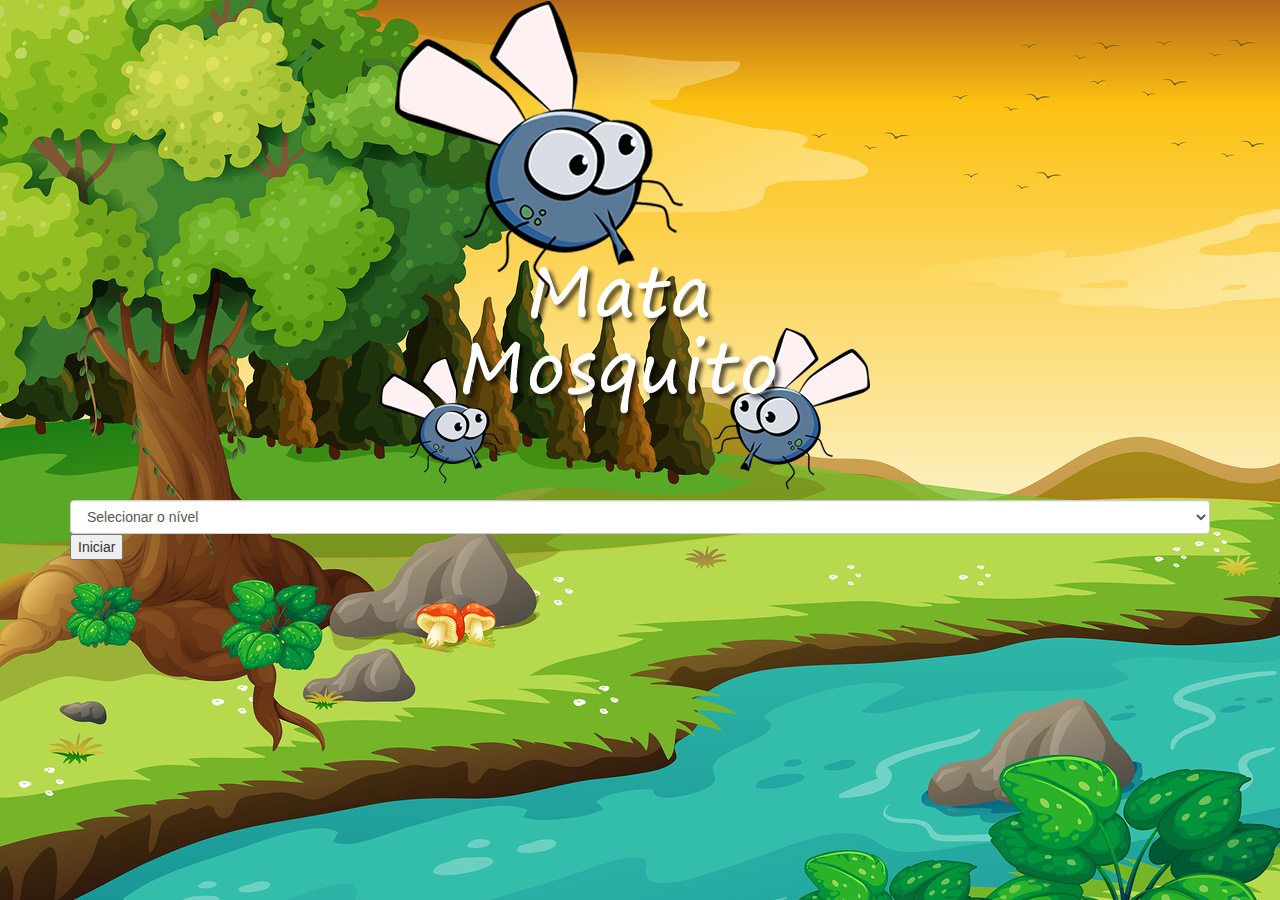
<file: index.html>
<!DOCTYPE html>
<html lang="pt-br">
<head>
    <meta charset="UTF-8">
    <meta http-equiv="X-UA-Compatible" content="IE=edge">
    <meta name="viewport" content="width=device-width, initial-scale=1.0">
    <title>Iniciar</title>
    <link rel="stylesheet" href="https://maxcdn.bootstrapcdn.com/bootstrap/3.3.7/css/bootstrap.min.css" integrity="sha384-BVYiiSIFeK1dGmJRAkycuHAHRg32OmUcww7on3RYdg4Va+PmSTsz/K68vbdEjh4u" crossorigin="anonymous">
    <link rel="stylesheet" href="style.css"/>
    <script>
         
         function iniciarJogo(){
             var nivel =  document.getElementById('nivel').ariaValueMax
             if(nivel === " "){
                 alert('Selicione um nível para começar')
                 return false
             } 
             window.location.href = "jogo.html"
         }
    </script>
</head>
<body>

    <div class="container">
         <div class="row"></div>
           <div class="col">
               <div style="margin-left: 300px;">
               <img src="imagens/game.png">
               </div> 
           </div>

           <div class="row"></div>
           <div class="col">
               <div >
                <select class="form-control">
                    <option value="">Selecionar o nível</option>
                    <option value="normal">Normal</option>
                    <option value="dificil">Dificil</option>
                    <option value="hard"> Extremo</option>
                </select>
                 <button >Iniciar</button>
               </div>
             
             

    </div>
   
</body>
</html>
</file>
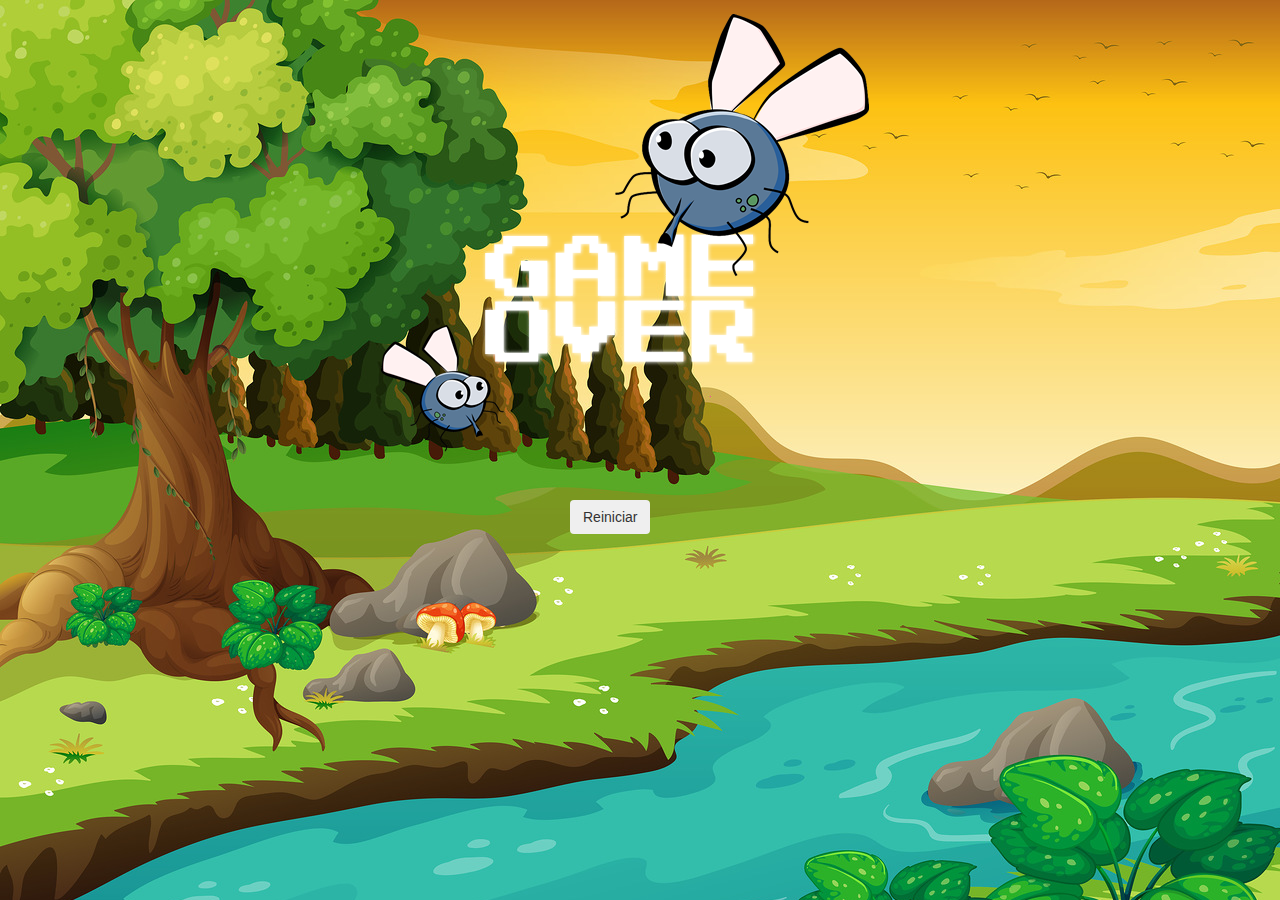
<file: game_over.html>
<!DOCTYPE html>
<html lang="pt-br">
<head>
    <meta charset="UTF-8">
    <meta http-equiv="X-UA-Compatible" content="IE=edge">
    <meta name="viewport" content="width=device-width, initial-scale=1.0">
    <title>Game Over</title>
    <link rel="stylesheet" href="https://maxcdn.bootstrapcdn.com/bootstrap/3.3.7/css/bootstrap.min.css" integrity="sha384-BVYiiSIFeK1dGmJRAkycuHAHRg32OmUcww7on3RYdg4Va+PmSTsz/K68vbdEjh4u" crossorigin="anonymous">
    <link rel="stylesheet" href="style.css"/>
</head>

<body>

     <div class="container">
          <div class="row"></div>
            <div class="col">
                <div style="margin-left: 300px;">
                <img src="imagens/game_over.png">
                </div> 
            </div>

            <div class="row"></div>
            <div class="col">
                <div style="margin-left: 300px;">
                <button  onclick="reiniciar()" style="margin-left: 200px;" type="button" class="btn btn-dark bt-lg">Reiniciar</button>
                </div>
               <script>
                   function reiniciar(){
                       window.location.href ="jogo.html"
                   }
               </script>

     </div>
    
</body>
</html>
</file>
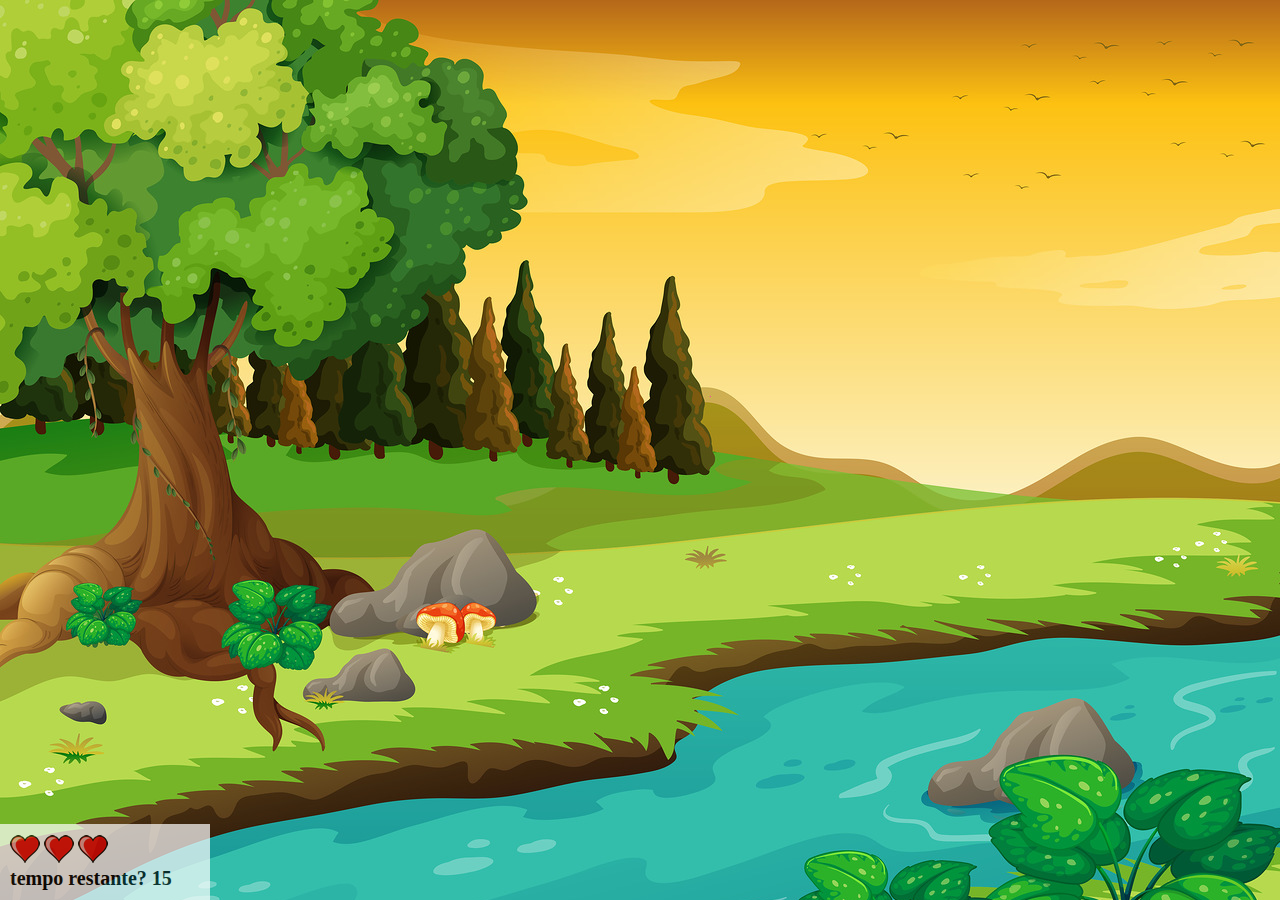
<file: jogo.html>
<!DOCTYPE html>
<html lang="pt-br">
<head>
    <meta charset="UTF-8">
    <meta http-equiv="X-UA-Compatible" content="IE=edge">
    <meta name="viewport" content="width=device-width, initial-scale=1.0">
    <title>Just Things</title>
          <link rel="stylesheet" href="style.css">
          <script src="game.js"></script>   
</head>
<body onresize="ajustarTamanho()">
 <div id="painel">
    <div class="vidas">
       <img id="v1"src="imagens/coracao_cheio.png">
       <img id="v2"src="imagens/coracao_cheio.png">
       <img id="v3"src="imagens/coracao_cheio.png">
    </div>
         <div class="cronometro">
             tempo restante? <span id="cronometro"></span>
         </div>
 </div>
  
  <script>
      document.getElementById('cronometro').innerHTML = tempo
      setInterval(function(){
           posicaoRan()      
     }, 1000)

     
         
       
  </script>

</body>
</html>
</file>
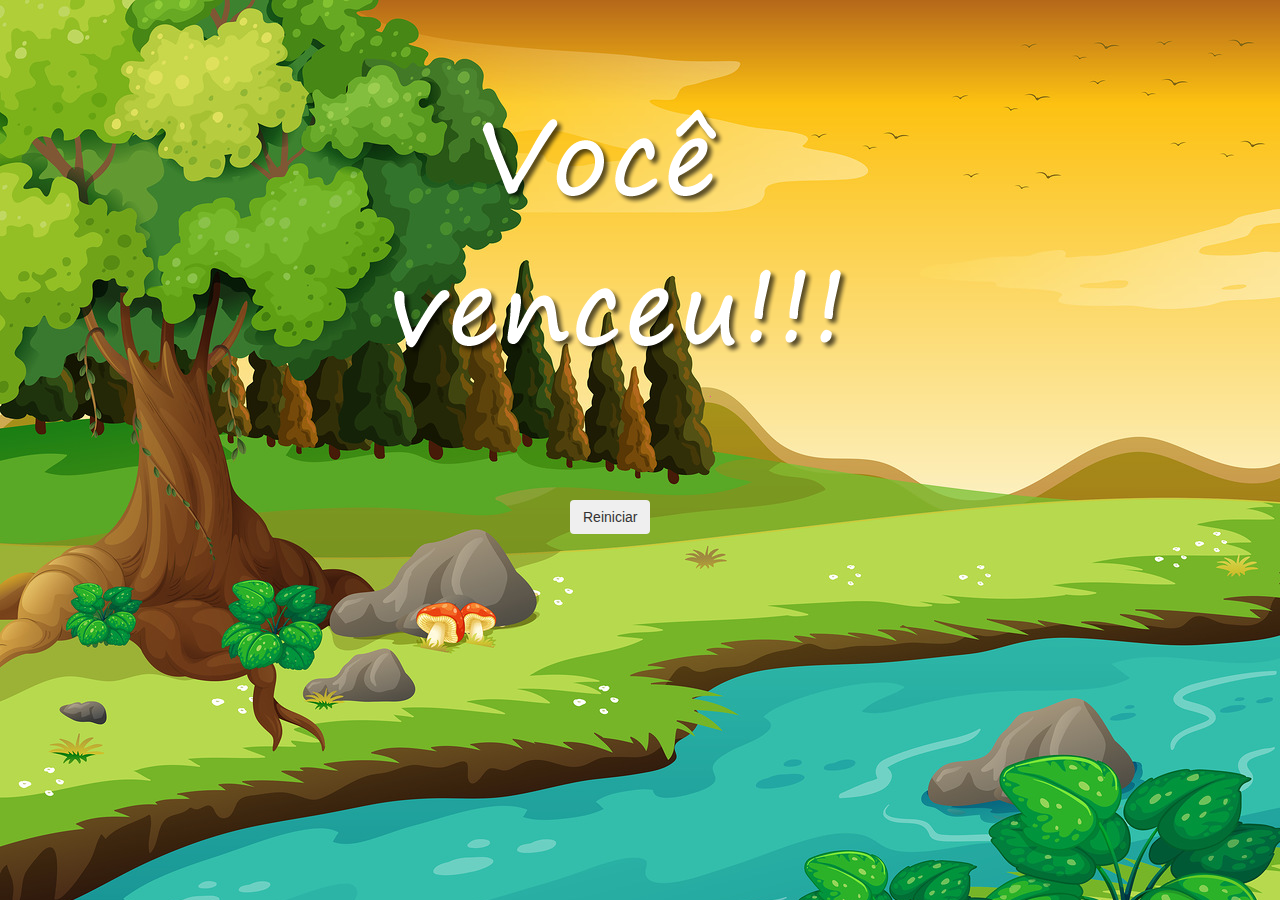
<file: vitoria.html>
<!DOCTYPE html>
<html lang="pt-br">
<head>
    <meta charset="UTF-8">
    <meta http-equiv="X-UA-Compatible" content="IE=edge">
    <meta name="viewport" content="width=device-width, initial-scale=1.0">
    <title>Game Over</title>
    <link rel="stylesheet" href="https://maxcdn.bootstrapcdn.com/bootstrap/3.3.7/css/bootstrap.min.css" integrity="sha384-BVYiiSIFeK1dGmJRAkycuHAHRg32OmUcww7on3RYdg4Va+PmSTsz/K68vbdEjh4u" crossorigin="anonymous">
    <link rel="stylesheet" href="style.css"/>
</head>

<body>

     <div class="container">
          <div class="row"></div>
            <div class="col">
                <div style="margin-left: 300px;">
                <img src="imagens/vitoria.png">
                </div> 
            </div>

            <div class="row"></div>
            <div class="col">
                <div style="margin-left: 300px;">
                <button  onclick="reiniciar()" style="margin-left: 200px;" type="button" class="btn btn-dark bt-lg">Reiniciar</button>
                </div>
               <script>
                   function reiniciar(){
                       window.location.href ="jogo.html"
                   }
               </script>

     </div>
    
</body>
</html>
</file>
<file: style.css>
body{
    background-image:  url(imagens/bg.jpg);
    background-repeat: no-repeat;
    background-size: 100%;
}

.mosquito_um{
    width: 50px;
    height: 50px;
}
.mosquito_medio{
    width: 100px;
    height: 100px;
}
.mosquito_grande{
    width: 150px;
    height: 150px;
}

.ladoB{
    transform: scaleX(-1);
}
#painel{
    position: absolute;
    width: 190px;
    padding: 10px;
    bottom: 0px;
    left: 0px;
    border-top: solid 1px #fff;
    background: #fff;
    opacity: 0.7;

}
.vidas{
    float: left;
}
.cronometro{
    float: left;
    font-size: 20px;
    font-weight: bold;
}
</file>
